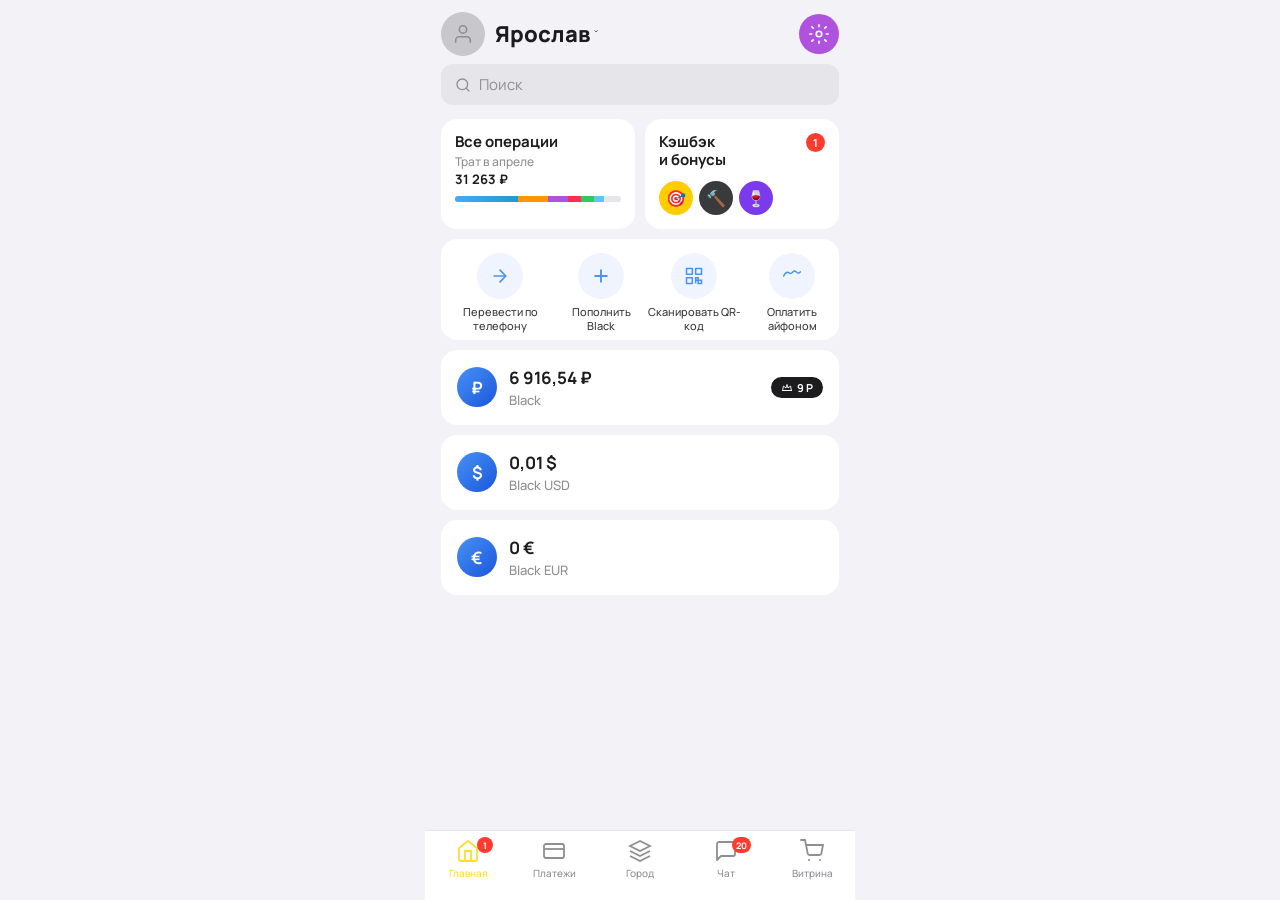
<file: index.html>
<!DOCTYPE html>
<html lang="ru">
<head>
<meta charset="UTF-8">
<meta name="viewport" content="width=device-width, initial-scale=1.0">
<meta name="theme-color" content="#1c1c1e">
<meta name="apple-mobile-web-app-capable" content="yes">
<meta name="apple-mobile-web-app-status-bar-style" content="black-translucent">
<meta name="apple-mobile-web-app-title" content="Переводы">
<title>Т-Банк Переводы</title>
<link rel="preconnect" href="https://fonts.googleapis.com">
<link rel="preconnect" href="https://fonts.gstatic.com" crossorigin>
<link href="https://fonts.googleapis.com/css2?family=Manrope:wght@400;500;600;700;800&display=swap" rel="stylesheet">
<link rel="stylesheet" href="assets/app.css">
</head>
<body>
<div id="root"></div>
<script src="assets/app.js"></script>
</body>
</html>
</file>
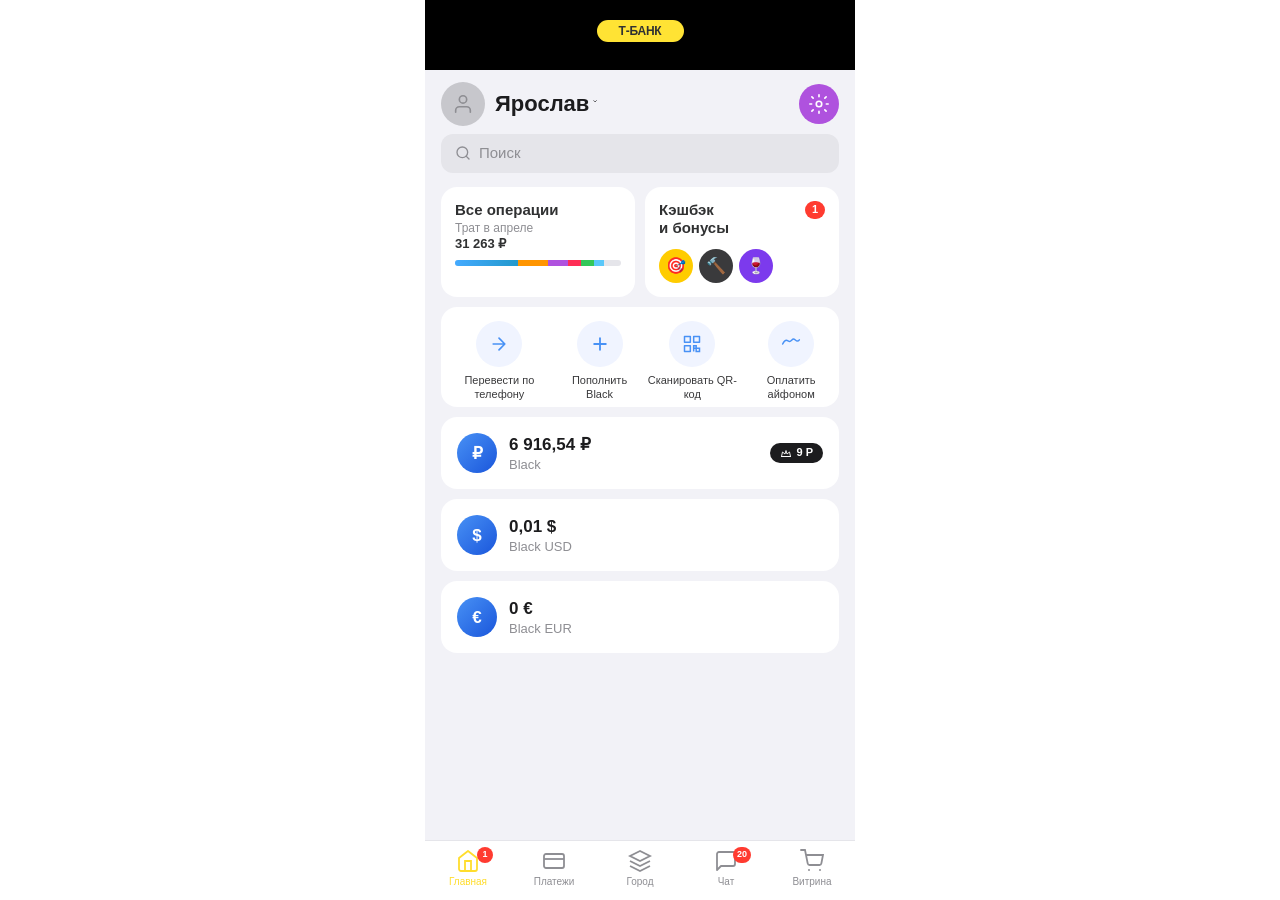
<file: mobile-demo/index.html>
<!DOCTYPE html>
<html lang="ru">
<head>
<meta charset="UTF-8">
<meta name="viewport" content="width=device-width, initial-scale=1.0, viewport-fit=cover">
<meta name="theme-color" content="#000000">
<meta name="apple-mobile-web-app-capable" content="yes">
<meta name="apple-mobile-web-app-status-bar-style" content="black-translucent">
<meta name="apple-mobile-web-app-title" content="Переводы">
<meta name="description" content="Учебный интерфейс переводов. Все операции демонстрационные, реальные платежи не выполняются.">
<title>Переводы — демоприложение</title>
<link rel="icon" href="assets/transfer-mark.svg" type="image/svg+xml">
<link rel="stylesheet" href="assets/app.css">
<link rel="stylesheet" href="assets/reference.css?v=20261018-sbp-mark">
</head>
<body>
<div id="root"></div>
<div id="announcements" class="sr-only" aria-live="polite" aria-atomic="true"></div>
<script src="assets/app.js?v=20261018-sbp-mark"></script>
</body>
</html>
</file>
<file: assets/app.css>
*,*:before,*:after{box-sizing:border-box;margin:0;padding:0;-webkit-tap-highlight-color:transparent}html,body{height:100%;background:#f2f2f7}body{font-family:Manrope,-apple-system,BlinkMacSystemFont,sans-serif;color:#1c1c1e;-webkit-font-smoothing:antialiased}#root{min-height:100%;display:flex;justify-content:center;align-items:flex-start;background:#f2f2f7}button{cursor:pointer;border:none;outline:none;font-family:inherit}input{font-family:inherit;outline:none}._bar_12kgh_1{display:none}._dark_12kgh_5{background:#1c1c1e}._time_12kgh_9{font-weight:700;font-size:15px;color:#000}._dark_12kgh_5 ._time_12kgh_9{color:#fff}._logo_12kgh_16{background:#ffdd2d;border-radius:20px;padding:5px 14px;font-weight:800;font-size:13px;letter-spacing:.5px;color:#000}._icons_12kgh_26{display:flex;align-items:center;gap:6px}._battery_12kgh_32{font-size:13px;font-weight:600}._nav_1h6e9_1{display:flex;background:#fff;border-top:1px solid #e5e5ea;flex-shrink:0;padding:8px 0 20px;position:fixed;bottom:0;left:50%;transform:translate(-50%);width:100%;max-width:430px;z-index:50}._dark_1h6e9_16{background:#1c1c1e;border-top-color:#2c2c2e}._item_1h6e9_21{flex:1;display:flex;flex-direction:column;align-items:center;gap:3px;position:relative}._item_1h6e9_21 span{font-size:10px;font-weight:500}._badge_1h6e9_35{position:absolute;top:-2px;right:18px;background:#ff3b30;color:#fff!important;font-size:9px!important;font-weight:700!important;border-radius:8px;min-width:16px;height:16px;display:flex;align-items:center;justify-content:center;padding:0 4px}._screen_riypy_1{flex:1;display:flex;flex-direction:column;background:#f2f2f7;width:100%;max-width:430px;min-height:100dvh}._content_riypy_11{flex:1;overflow-y:auto;overflow-x:hidden;padding-bottom:80px}._content_riypy_11::-webkit-scrollbar{display:none}._userRow_riypy_20{display:flex;justify-content:space-between;align-items:center;padding:12px 16px 8px}._userLeft_riypy_27{display:flex;align-items:center;gap:10px}._userAvatar_riypy_33{width:44px;height:44px;border-radius:22px;background:#c7c7cc;display:flex;align-items:center;justify-content:center;overflow:hidden}._userName_riypy_44{display:flex;align-items:center;gap:4px;font-size:22px;font-weight:800;color:#1c1c1e}._settingsBtn_riypy_53{width:40px;height:40px;border-radius:20px;background:#af52de;display:flex;align-items:center;justify-content:center}._search_riypy_64{margin:0 16px 14px;background:#e5e5ea;border-radius:12px;padding:10px 14px;display:flex;align-items:center;gap:8px;color:#8e8e93;font-size:15px}._widgetGrid_riypy_77{display:grid;grid-template-columns:1fr 1fr;gap:10px;margin:0 16px 10px}._widget_riypy_77{background:#fff;border-radius:16px;padding:14px;cursor:pointer}._widgetTitle_riypy_91{font-weight:700;font-size:15px;margin-bottom:2px;white-space:pre-line;line-height:1.2}._widgetSub_riypy_99{font-size:12px;color:#8e8e93;font-weight:500}._widgetAmount_riypy_105{font-size:13px;font-weight:700;margin-bottom:2px}._widgetRow_riypy_111{display:flex;justify-content:space-between;align-items:flex-start;margin-bottom:10px}._widgetBadge_riypy_118{background:#ff3b30;color:#fff;font-size:11px;font-weight:700;border-radius:10px;padding:2px 7px;flex-shrink:0}._cashbackIcons_riypy_128{display:flex;gap:6px}._cashbackCircle_riypy_133{width:34px;height:34px;border-radius:17px;display:flex;align-items:center;justify-content:center;font-size:16px}._quickCard_riypy_144{background:#fff;border-radius:16px;margin:0 16px 10px;padding:14px 0 6px}._quickRow_riypy_151{display:flex;justify-content:space-around}._quickItem_riypy_156{display:flex;flex-direction:column;align-items:center;gap:6px;cursor:pointer;padding:0 4px}._quickIcon_riypy_165{width:46px;height:46px;border-radius:23px;background:#f0f4ff;display:flex;align-items:center;justify-content:center}._quickLabel_riypy_175{font-size:11px;color:#3a3a3c;text-align:center;font-weight:500;line-height:1.3}._accountCard_riypy_184{background:#fff;border-radius:16px;padding:16px;margin:0 16px 10px;display:flex;align-items:center;justify-content:space-between;cursor:pointer}._accountLeft_riypy_195{display:flex;align-items:center;gap:12px}._accountAvatar_riypy_201{width:40px;height:40px;border-radius:20px;background:linear-gradient(135deg,#4891f5,#1a56db);display:flex;align-items:center;justify-content:center;flex-shrink:0}._accountAvatar_riypy_201 span{color:#fff;font-size:17px;font-weight:700}._accountInfo_riypy_218{display:flex;flex-direction:column;gap:2px}._accountAmount_riypy_220{font-size:17px;font-weight:700;color:#1c1c1e}._accountName_riypy_226{font-size:13px;color:#8e8e93;font-weight:500}._accountBadge_riypy_232{background:#1c1c1e;border-radius:12px;padding:3px 10px;display:flex;align-items:center;gap:4px}._accountBadge_riypy_232 span{color:#fff;font-size:11px;font-weight:700}._screen_91i3e_1{flex:1;display:flex;flex-direction:column;background:#f2f2f7;width:100%;max-width:430px;min-height:100dvh}._darkHeader_91i3e_11{background:#1c1c1e;flex-shrink:0}._headerRow_91i3e_16{display:flex;justify-content:space-between;align-items:center;padding:4px 16px 0}._backBtn_91i3e_23{background:none;padding:8px 8px 8px 0;display:flex;align-items:center}._headerTitle_91i3e_30{font-size:15px;font-weight:700;color:#fff}._headerRight_91i3e_36{width:40px;height:40px;display:flex;align-items:center;justify-content:center}._balanceArea_91i3e_44{padding:16px 20px 20px}._balanceName_91i3e_48{display:flex;align-items:center;gap:8px;color:#fff;font-size:17px;font-weight:700;margin-bottom:4px}._balanceAmount_91i3e_58{color:#fff;font-size:34px;font-weight:800;margin-bottom:18px}._cardRow_91i3e_65{display:flex;align-items:center;gap:10px}._cardChip_91i3e_71{background:linear-gradient(135deg,#2c2c2e,#1c1c1e);border-radius:8px;padding:6px 10px;display:inline-flex;align-items:center;gap:6px}._cardNum_91i3e_80{color:#fff;font-size:11px;font-weight:600;letter-spacing:1px}._cardMir_91i3e_87{color:#fff;font-size:9px;opacity:.6;font-weight:700}._content_91i3e_94{flex:1;overflow-y:auto;overflow-x:hidden;padding-top:10px;padding-bottom:80px}._content_91i3e_94::-webkit-scrollbar{display:none}._card_91i3e_65{background:#fff;border-radius:16px;padding:16px;margin:0 16px 10px}._actionsCard_91i3e_110{background:#fff;border-radius:16px;margin:0 16px 10px;overflow:hidden}._actionRow_91i3e_117{display:flex}._actionItem_91i3e_121{flex:1;display:flex;flex-direction:column;align-items:center;gap:6px;padding:14px 8px}._actionDivider_91i3e_130{width:1px;background:#f2f2f7;margin:12px 0}._actionIcon_91i3e_136{width:38px;height:38px;border-radius:19px;display:flex;align-items:center;justify-content:center}._actionLabel_91i3e_145{font-size:12px;font-weight:600;text-align:center;white-space:pre-line;line-height:1.3}._miniGrid_91i3e_153{display:grid;grid-template-columns:1fr 1fr;gap:10px;margin:0 16px 10px}._miniCard_91i3e_160{background:#f2f2f7;border-radius:14px;padding:14px;cursor:pointer}._miniTitle_91i3e_167{font-weight:700;font-size:14px;margin-bottom:3px;white-space:pre-line;line-height:1.3}._miniSub_91i3e_175{font-size:12px;color:#8e8e93}._miniAmount_91i3e_180{font-size:13px;font-weight:700;margin-bottom:4px}._autopayRow_91i3e_186{display:flex;justify-content:space-between;align-items:center}._cardTitle_91i3e_192{font-weight:700;font-size:16px;margin-bottom:2px}._cardSub_91i3e_198{font-size:12px;color:#8e8e93}._btnYellow_91i3e_203{background:#ffdd2d;border-radius:20px;padding:8px 18px;font-weight:700;font-size:14px}._sectionHeader_91i3e_211{display:flex;justify-content:space-between;align-items:center;padding:8px 16px 6px;margin-top:4px}._sectionTitle_91i3e_219{font-size:18px;font-weight:700}._sectionLink_91i3e_224{color:#4891f5;font-size:14px;font-weight:600}._bonusScroll_91i3e_230{display:flex;gap:10px;padding:0 16px 4px;overflow-x:auto;scrollbar-width:none}._bonusScroll_91i3e_230::-webkit-scrollbar{display:none}._bonusCard_91i3e_239{background:#fff;border-radius:14px;padding:12px;flex-shrink:0;width:140px}._bonusBadge_91i3e_247{background:#ff3b30;color:#fff;font-size:10px;font-weight:700;border-radius:8px;padding:1px 6px;display:inline-block;margin-bottom:4px}._bonusTitle_91i3e_258{font-size:12px;font-weight:700;white-space:pre-line;margin-bottom:8px;line-height:1.3}._bonusCircles_91i3e_266{display:flex;gap:4px}._bonusCircle_91i3e_266{width:26px;height:26px;border-radius:13px}._requisiteRow_91i3e_277{display:flex;justify-content:space-between;align-items:center}._detailsList_91i3e_283{background:#fff;border-radius:16px;margin:0 16px 10px;overflow:hidden}._detailItem_91i3e_290{display:flex;justify-content:space-between;align-items:center;padding:14px 16px;cursor:pointer}._screen_15ho2_1{flex:1;display:flex;flex-direction:column;background:#fff;width:100%;max-width:430px;min-height:100dvh;position:relative}._header_15ho2_12{display:flex;justify-content:space-between;align-items:center;padding:4px 16px 10px;flex-shrink:0;background:#fff}._closeBtn_15ho2_21{color:#4891f5;font-size:15px;font-weight:600;cursor:pointer}._headerTitle_15ho2_28{font-size:17px;font-weight:700;color:#1c1c1e}._content_15ho2_34{flex:1;overflow-y:auto;overflow-x:hidden;padding-bottom:80px}._content_15ho2_34::-webkit-scrollbar{display:none}._search_15ho2_42{margin:0 16px 12px;background:#f2f2f7;border-radius:12px;padding:10px 14px;display:flex;align-items:center;gap:8px;color:#8e8e93;font-size:15px}._filters_15ho2_54{display:flex;gap:8px;padding:0 16px 14px;overflow-x:auto;scrollbar-width:none}._filters_15ho2_54::-webkit-scrollbar{display:none}._filterYellow_15ho2_63{background:#ffdd2d;border-radius:20px;padding:6px 14px;font-size:13px;font-weight:600;white-space:nowrap;cursor:pointer;flex-shrink:0}._filterGray_15ho2_74{background:#f2f2f7;border-radius:20px;padding:6px 14px;font-size:13px;font-weight:600;white-space:nowrap;cursor:pointer;flex-shrink:0}._summaryGrid_15ho2_85{display:grid;grid-template-columns:1fr 1fr;gap:10px;margin:0 16px 14px}._summaryCard_15ho2_92{background:#f2f2f7;border-radius:14px;padding:14px}._summaryAmount_15ho2_98{font-size:18px;font-weight:800;color:#1c1c1e}._summarySub_15ho2_104{font-size:13px;color:#8e8e93;margin-top:2px}._promo_15ho2_110{margin:0 16px 16px;background:#eef3fe;border-radius:14px;padding:12px 14px;display:flex;align-items:center;gap:10px}._promoIcon_15ho2_120{width:32px;height:32px;border-radius:16px;background:#4891f5;display:flex;align-items:center;justify-content:center;flex-shrink:0}._promoTitle_15ho2_131{color:#4891f5;font-size:13px;font-weight:700}._promoSub_15ho2_137{font-size:11px;color:#8e8e93}._dateHeader_15ho2_142{display:flex;justify-content:space-between;align-items:center;padding:4px 16px 8px;margin-top:10px}._dateLabel_15ho2_150{font-size:17px;font-weight:700;color:#1c1c1e}._dateTotal_15ho2_156{font-size:14px;color:#8e8e93}._opItem_15ho2_161{display:flex;align-items:center;gap:12px;padding:12px 16px;background:#fff;cursor:pointer;border-bottom:1px solid #f2f2f7}._opItem_15ho2_161:active{background:#f9f9f9}._opAvatar_15ho2_172{width:44px;height:44px;border-radius:22px;display:flex;align-items:center;justify-content:center;flex-shrink:0;overflow:hidden}._opLetter_15ho2_183{font-size:18px;font-weight:700;color:#fff}._opInfo_15ho2_189{flex:1;min-width:0}._opRow_15ho2_194{display:flex;justify-content:space-between;align-items:flex-start}._opName_15ho2_200{font-size:15px;font-weight:600;color:#1c1c1e;white-space:nowrap;overflow:hidden;text-overflow:ellipsis;max-width:180px}._opAmount_15ho2_210{font-size:15px;font-weight:700;flex-shrink:0;margin-left:8px}._opCategory_15ho2_217,._opSub_15ho2_223{font-size:12px;color:#8e8e93;margin-top:1px}._fab_15ho2_229{position:fixed;bottom:80px;right:calc(50% - 199px);width:52px;height:52px;border-radius:26px;background:#ffdd2d;display:flex;align-items:center;justify-content:center;box-shadow:0 4px 16px #00000026}._fab_15ho2_229:active{transform:scale(.95)}@media(max-width:430px){._fab_15ho2_229{right:16px}}._screen_55ji0_1{flex:1;display:flex;flex-direction:column;background:#fff;width:100%;max-width:430px;min-height:100dvh;position:relative}._topBar_55ji0_12{display:flex;justify-content:space-between;align-items:center;padding:8px 20px 14px;flex-shrink:0}._dateText_55ji0_20{font-size:14px;font-weight:500;color:#8e8e93}._topActions_55ji0_26{display:flex;align-items:center;gap:4px}._deleteBtn_55ji0_32,._closeBtn_55ji0_32{background:none;padding:4px 6px;display:flex;align-items:center}._content_55ji0_39{flex:1;overflow-y:auto;overflow-x:hidden;padding-bottom:80px}._content_55ji0_39::-webkit-scrollbar{display:none}._hero_55ji0_48{display:flex;flex-direction:column;align-items:center;padding:0 20px 20px;gap:8px}._heroLogo_55ji0_56{width:72px;height:72px;border-radius:36px;overflow:hidden;margin-bottom:6px}._heroName_55ji0_64{font-size:17px;font-weight:700;color:#1c1c1e}._heroBadges_55ji0_70{display:flex;align-items:center;gap:8px}._badge_55ji0_76{background:#f0f4ff;border-radius:12px;padding:4px 12px;display:flex;align-items:center;gap:4px}._badgeText_55ji0_85{font-size:13px;font-weight:600;color:#393939}._editBadge_55ji0_91{width:26px;height:26px;border-radius:13px;background:#f2f2f7;display:flex;align-items:center;justify-content:center}._heroAmount_55ji0_101{font-size:36px;font-weight:800;letter-spacing:-.5px}._quickActions_55ji0_108{display:flex;gap:8px;padding:0 16px 20px;overflow-x:auto;scrollbar-width:none}._quickActions_55ji0_108::-webkit-scrollbar{display:none}._quickItem_55ji0_117{flex:1;background:#f2f2f7;border-radius:14px;padding:12px 8px;display:flex;flex-direction:column;align-items:center;gap:6px;cursor:pointer;min-width:80px}._quickLabel_55ji0_130{font-size:11px;font-weight:600;color:#3a3a3c;text-align:center}._card_55ji0_138{background:#fff;border-radius:16px;padding:16px;margin:0 16px;border:1px solid #f2f2f7}._cardHeader_55ji0_146{display:flex;justify-content:space-between;align-items:center;margin-bottom:12px}._cardTitle_55ji0_153{font-size:17px;font-weight:700;color:#1c1c1e}._cardLink_55ji0_159{font-size:15px;color:#4891f5;font-weight:600;cursor:pointer}._accountRow_55ji0_167{display:flex;align-items:center;justify-content:space-between;padding:10px 0;border-top:1px solid #f2f2f7}._accountIcon_55ji0_175{width:36px;height:36px;border-radius:18px;background:linear-gradient(135deg,#4891f5,#1a56db);display:flex;align-items:center;justify-content:center}._accountInfo_55ji0_185{flex:1;margin-left:10px}._accountName_55ji0_190{font-size:15px;font-weight:600;color:#1c1c1e}._accountSub_55ji0_196{font-size:12px;color:#8e8e93}._detailRow_55ji0_202{display:flex;justify-content:space-between;align-items:center;padding:8px 0;border-top:1px solid #f2f2f7}._detailLabel_55ji0_210{font-size:14px;color:#8e8e93}._detailValue_55ji0_215{font-size:14px;color:#1c1c1e;text-align:right}._overlay_55ji0_222{position:fixed;top:0;right:0;bottom:0;left:0;background:#0006;z-index:100;animation:_fadeIn_55ji0_1 .2s ease}@keyframes _fadeIn_55ji0_1{0%{opacity:0}to{opacity:1}}._sheet_55ji0_235{position:fixed;bottom:0;left:50%;transform:translate(-50%);width:100%;max-width:430px;background:#fff;border-radius:24px 24px 0 0;padding:12px 24px 40px;z-index:101;display:flex;flex-direction:column;align-items:center;gap:12px;animation:_slideUp_55ji0_1 .28s cubic-bezier(.32,.72,0,1)}@keyframes _slideUp_55ji0_1{0%{transform:translate(-50%) translateY(100%)}to{transform:translate(-50%) translateY(0)}}._sheetHandle_55ji0_258{width:36px;height:4px;background:#e5e5ea;border-radius:2px;margin-bottom:4px}._sheetIcon_55ji0_266{width:60px;height:60px;background:#ff3b301a;border-radius:50%;display:flex;align-items:center;justify-content:center;margin:4px 0}._sheetTitle_55ji0_277{font-size:20px;font-weight:700;color:#1c1c1e}._sheetSub_55ji0_283{font-size:14px;color:#8e8e93;text-align:center;line-height:1.5;padding:0 8px}._sheetName_55ji0_291{color:#1c1c1e;font-weight:500}._sheetBtns_55ji0_296{display:grid;grid-template-columns:1fr 1fr;gap:10px;width:100%;margin-top:8px}._sheetCancel_55ji0_304{background:#f2f2f7;border-radius:14px;padding:16px;font-size:16px;font-weight:600;color:#1c1c1e}._sheetConfirm_55ji0_313{background:#ff3b30;border-radius:14px;padding:16px;font-size:16px;font-weight:600;color:#fff}._screen_1t5vl_1{flex:1;display:flex;flex-direction:column;background:#f2f2f7;width:100%;max-width:430px;min-height:100dvh}._header_1t5vl_11{display:flex;align-items:center;justify-content:space-between;padding:4px 16px 10px;flex-shrink:0}._backBtn_1t5vl_19{background:none;padding:6px 6px 6px 0;display:flex;align-items:center}._headerTitle_1t5vl_26{font-size:17px;font-weight:700;color:#1c1c1e}._body_1t5vl_32{flex:1;overflow-y:auto;padding:0 16px 16px;display:flex;flex-direction:column;gap:10px}._body_1t5vl_32::-webkit-scrollbar{display:none}._amountCard_1t5vl_43{background:#fff;border-radius:16px;padding:20px 20px 16px;display:flex;flex-direction:column;align-items:center}._amountWrap_1t5vl_52{display:flex;align-items:center;justify-content:center;gap:6px}._amountInput_1t5vl_59{background:none;border:none;font-size:48px;font-weight:800;color:#1c1c1e;text-align:right;width:180px;caret-color:#4891f5;font-family:inherit}._amountInput_1t5vl_59::placeholder{color:#c7c7cc}._currency_1t5vl_72{font-size:36px;font-weight:700;color:#8e8e93;line-height:1}._fieldCard_1t5vl_80{background:#fff;border-radius:16px;padding:0 16px;overflow:hidden}._fieldRow_1t5vl_87{display:flex;flex-direction:column;padding:12px 0;border-bottom:1px solid #f2f2f7}._fieldRow_1t5vl_87:last-child{border-bottom:none}._label_1t5vl_95{font-size:12px;color:#8e8e93;font-weight:500;margin-bottom:4px}._input_1t5vl_102{background:none;border:none;border-bottom:1.5px solid #4891f5;padding:4px 0 6px;font-size:16px;color:#1c1c1e;font-family:inherit;width:100%}._input_1t5vl_102::placeholder{color:#c7c7cc}._input_1t5vl_102:focus{outline:none;border-bottom-color:#1a56db}._accountCard_1t5vl_116{background:#fff;border-radius:16px;padding:14px 16px;display:flex;align-items:center;gap:12px}._accountCardLabel_1t5vl_125{font-size:12px;color:#8e8e93;margin-bottom:10px;padding:0 16px;font-weight:500}._accountIcon_1t5vl_133{width:36px;height:36px;border-radius:18px;background:linear-gradient(135deg,#4891f5,#1a56db);display:flex;align-items:center;justify-content:center;flex-shrink:0}._accountInfo_1t5vl_144{flex:1}._accountName_1t5vl_148{font-size:15px;font-weight:600;color:#1c1c1e}._accountBalance_1t5vl_154{font-size:12px;color:#8e8e93}._error_1t5vl_159{font-size:13px;color:#ff3b30;text-align:center;padding:4px 0}._footer_1t5vl_167{padding:12px 16px 16px;margin-bottom:72px;flex-shrink:0}._submitBtn_1t5vl_173{width:100%;border-radius:16px;padding:17px;font-size:17px;font-weight:700;color:#1c1c1e;transition:opacity .2s,transform .15s;font-family:inherit}._submitBtnActive_1t5vl_184{background:#ffdd2d}._submitBtnDisabled_1t5vl_188{background:#e5e5ea;color:#8e8e93}._submitBtn_1t5vl_173:not(:disabled):active{transform:scale(.97)}._screen_cjsg3_1{flex:1;display:flex;flex-direction:column;background:#f2f2f7;width:100%;max-width:430px;min-height:100dvh}._header_cjsg3_11{display:flex;align-items:center;justify-content:space-between;padding:4px 16px 10px;flex-shrink:0;background:#f2f2f7}._closeBtn_cjsg3_20{color:#4891f5;font-size:15px;font-weight:600;cursor:pointer;padding:6px 0}._headerTitle_cjsg3_28{font-size:17px;font-weight:700;color:#1c1c1e}._shareBtn_cjsg3_34{background:none;padding:4px;display:flex;align-items:center}._scroll_cjsg3_41{flex:1;overflow-y:auto;padding:0 16px 80px}._scroll_cjsg3_41::-webkit-scrollbar{display:none}._card_cjsg3_48{background:#fff;border-radius:20px;padding:24px 20px;display:flex;flex-direction:column;align-items:center}._logoWrap_cjsg3_57{margin-bottom:12px}._logoImg_cjsg3_61{width:52px;height:52px;border-radius:26px;object-fit:cover}._datetime_cjsg3_68{font-size:13px;color:#8e8e93;margin-bottom:8px}._totalRow_cjsg3_74{display:flex;justify-content:space-between;align-items:baseline;width:100%;margin-bottom:16px}._totalLabel_cjsg3_82,._totalAmount_cjsg3_88{font-size:22px;font-weight:700;color:#1c1c1e}._divider_cjsg3_94{height:1.5px;background:#ffdd2d;width:100%;margin:0 0 16px}._table_cjsg3_102{width:100%;display:flex;flex-direction:column;gap:12px;margin-bottom:20px}._tableRow_cjsg3_110{display:flex;justify-content:space-between;align-items:flex-start;gap:12px}._tLabel_cjsg3_117{font-size:14px;color:#8e8e93;font-weight:400;flex-shrink:0}._tValue_cjsg3_124{font-size:14px;color:#1c1c1e;font-weight:400;text-align:right}._stampWrap_cjsg3_132{width:100%;display:flex;justify-content:center;margin-bottom:16px}._stampImg_cjsg3_139{width:75%;mix-blend-mode:multiply;opacity:.92;border-radius:4px}._footer_cjsg3_147{width:100%;display:flex;flex-direction:column;gap:5px;padding-top:4px}._footerReceipt_cjsg3_155{font-size:13px;color:#1c1c1e}._footerNote_cjsg3_160{font-size:12px;color:#8e8e93;line-height:1.4}._footerSupport_cjsg3_166{font-size:12px;color:#8e8e93}._footerLink_cjsg3_171{color:#4891f5}._screen_1vfp6_1{flex:1;display:flex;flex-direction:column;background:#f2f2f7;width:100%;max-width:430px;min-height:100dvh}._header_1vfp6_11{display:flex;align-items:center;justify-content:space-between;padding:4px 16px 10px;flex-shrink:0}._backBtn_1vfp6_19{background:none;padding:6px 6px 6px 0;display:flex;align-items:center}._headerTitle_1vfp6_26{font-size:17px;font-weight:700;color:#1c1c1e}._scroll_1vfp6_32{flex:1;overflow-y:auto;padding:4px 16px 8px;display:flex;flex-direction:column;gap:8px}._scroll_1vfp6_32::-webkit-scrollbar{display:none}._section_1vfp6_43{display:flex;flex-direction:column;gap:6px;margin-top:6px}._sectionRow_1vfp6_50{display:flex;align-items:center;justify-content:space-between}._sectionTitle_1vfp6_56{font-size:13px;font-weight:600;color:#8e8e93;text-transform:uppercase;letter-spacing:.5px;padding-left:4px}._card_1vfp6_66{background:#fff;border-radius:16px;padding:16px;display:flex;flex-direction:column;gap:12px}._fieldLabel_1vfp6_76{font-size:12px;color:#8e8e93;font-weight:500;margin-bottom:2px;display:block}._input_1vfp6_84{width:100%;background:#f2f2f7;border:1.5px solid transparent;border-radius:10px;padding:11px 14px;font-size:15px;color:#1c1c1e;font-family:inherit;transition:border-color .2s}._input_1vfp6_84::placeholder{color:#c7c7cc}._input_1vfp6_84:focus{border-color:#4891f5;outline:none}._row_1vfp6_99{display:grid;grid-template-columns:1fr 1fr;gap:10px}._halfField_1vfp6_105{display:flex;flex-direction:column;gap:4px}._statsPreview_1vfp6_112{display:grid;grid-template-columns:1fr 1fr;gap:8px;margin-top:4px}._statPill_1vfp6_119{background:#f2f2f7;border-radius:10px;padding:10px 12px;display:flex;flex-direction:column;gap:2px}._statPillVal_1vfp6_128{font-size:14px;font-weight:700;color:#1c1c1e}._statPillLabel_1vfp6_134{font-size:11px;color:#8e8e93}._randomBtn_1vfp6_140{display:flex;align-items:center;gap:6px;background:#fff;border-radius:20px;padding:6px 12px;font-size:13px;color:#1c1c1e;font-weight:600;border:1px solid #e5e5ea;font-family:inherit;transition:opacity .15s}._randomBtn_1vfp6_140:active{opacity:.7}._toggleRow_1vfp6_157{display:flex;align-items:center;justify-content:space-between;gap:12px}._toggleInfo_1vfp6_164{display:flex;flex-direction:column;gap:3px;flex:1}._toggleLabel_1vfp6_171{font-size:15px;color:#1c1c1e;font-weight:500}._toggleSub_1vfp6_177{font-size:12px;color:#8e8e93;line-height:1.4}._toggle_1vfp6_157{width:51px;height:31px;border-radius:16px;background:#e5e5ea;position:relative;flex-shrink:0;transition:background .25s;border:none;cursor:pointer}._toggleOn_1vfp6_195{background:#30d158}._toggleThumb_1vfp6_199{position:absolute;top:2px;left:2px;width:27px;height:27px;border-radius:50%;background:#fff;box-shadow:0 2px 6px #0003;transition:transform .25s}._toggleOn_1vfp6_195 ._toggleThumb_1vfp6_199{transform:translate(20px)}._footer_1vfp6_216{padding:12px 16px 16px;margin-bottom:72px;flex-shrink:0}._saveBtn_1vfp6_222{width:100%;background:#ffdd2d;border-radius:16px;padding:17px;font-size:17px;font-weight:700;color:#1c1c1e;font-family:inherit;transition:background .3s,transform .15s}._saveBtn_1vfp6_222:active{transform:scale(.97)}._saveBtnDone_1vfp6_235{background:#30d158;color:#fff}
</file>
<file: mobile-demo/assets/app.css>
*,*:before,*:after{box-sizing:border-box;margin:0;padding:0;-webkit-tap-highlight-color:transparent}html,body{height:100%;background:#f2f2f7}body{font-family:Manrope,-apple-system,BlinkMacSystemFont,sans-serif;color:#1c1c1e;-webkit-font-smoothing:antialiased}#root{min-height:100%;display:flex;justify-content:center;align-items:flex-start;background:#f2f2f7}button{cursor:pointer;border:none;outline:none;font-family:inherit}input{font-family:inherit;outline:none}._bar_12kgh_1{display:none}._dark_12kgh_5{background:#1c1c1e}._time_12kgh_9{font-weight:700;font-size:15px;color:#000}._dark_12kgh_5 ._time_12kgh_9{color:#fff}._logo_12kgh_16{background:#ffdd2d;border-radius:20px;padding:5px 14px;font-weight:800;font-size:13px;letter-spacing:.5px;color:#000}._icons_12kgh_26{display:flex;align-items:center;gap:6px}._battery_12kgh_32{font-size:13px;font-weight:600}._nav_1h6e9_1{display:flex;background:#fff;border-top:1px solid #e5e5ea;flex-shrink:0;padding:8px 0 20px;position:fixed;bottom:0;left:50%;transform:translate(-50%);width:100%;max-width:430px;z-index:50}._dark_1h6e9_16{background:#1c1c1e;border-top-color:#2c2c2e}._item_1h6e9_21{flex:1;display:flex;flex-direction:column;align-items:center;gap:3px;position:relative}._item_1h6e9_21 span{font-size:10px;font-weight:500}._badge_1h6e9_35{position:absolute;top:-2px;right:18px;background:#ff3b30;color:#fff!important;font-size:9px!important;font-weight:700!important;border-radius:8px;min-width:16px;height:16px;display:flex;align-items:center;justify-content:center;padding:0 4px}._screen_riypy_1{flex:1;display:flex;flex-direction:column;background:#f2f2f7;width:100%;max-width:430px;min-height:100dvh}._content_riypy_11{flex:1;overflow-y:auto;overflow-x:hidden;padding-bottom:80px}._content_riypy_11::-webkit-scrollbar{display:none}._userRow_riypy_20{display:flex;justify-content:space-between;align-items:center;padding:12px 16px 8px}._userLeft_riypy_27{display:flex;align-items:center;gap:10px}._userAvatar_riypy_33{width:44px;height:44px;border-radius:22px;background:#c7c7cc;display:flex;align-items:center;justify-content:center;overflow:hidden}._userName_riypy_44{display:flex;align-items:center;gap:4px;font-size:22px;font-weight:800;color:#1c1c1e}._settingsBtn_riypy_53{width:40px;height:40px;border-radius:20px;background:#af52de;display:flex;align-items:center;justify-content:center}._search_riypy_64{margin:0 16px 14px;background:#e5e5ea;border-radius:12px;padding:10px 14px;display:flex;align-items:center;gap:8px;color:#8e8e93;font-size:15px}._widgetGrid_riypy_77{display:grid;grid-template-columns:1fr 1fr;gap:10px;margin:0 16px 10px}._widget_riypy_77{background:#fff;border-radius:16px;padding:14px;cursor:pointer}._widgetTitle_riypy_91{font-weight:700;font-size:15px;margin-bottom:2px;white-space:pre-line;line-height:1.2}._widgetSub_riypy_99{font-size:12px;color:#8e8e93;font-weight:500}._widgetAmount_riypy_105{font-size:13px;font-weight:700;margin-bottom:2px}._widgetRow_riypy_111{display:flex;justify-content:space-between;align-items:flex-start;margin-bottom:10px}._widgetBadge_riypy_118{background:#ff3b30;color:#fff;font-size:11px;font-weight:700;border-radius:10px;padding:2px 7px;flex-shrink:0}._cashbackIcons_riypy_128{display:flex;gap:6px}._cashbackCircle_riypy_133{width:34px;height:34px;border-radius:17px;display:flex;align-items:center;justify-content:center;font-size:16px}._quickCard_riypy_144{background:#fff;border-radius:16px;margin:0 16px 10px;padding:14px 0 6px}._quickRow_riypy_151{display:flex;justify-content:space-around}._quickItem_riypy_156{display:flex;flex-direction:column;align-items:center;gap:6px;cursor:pointer;padding:0 4px}._quickIcon_riypy_165{width:46px;height:46px;border-radius:23px;background:#f0f4ff;display:flex;align-items:center;justify-content:center}._quickLabel_riypy_175{font-size:11px;color:#3a3a3c;text-align:center;font-weight:500;line-height:1.3}._accountCard_riypy_184{background:#fff;border-radius:16px;padding:16px;margin:0 16px 10px;display:flex;align-items:center;justify-content:space-between;cursor:pointer}._accountLeft_riypy_195{display:flex;align-items:center;gap:12px}._accountAvatar_riypy_201{width:40px;height:40px;border-radius:20px;background:linear-gradient(135deg,#4891f5,#1a56db);display:flex;align-items:center;justify-content:center;flex-shrink:0}._accountAvatar_riypy_201 span{color:#fff;font-size:17px;font-weight:700}._accountInfo_riypy_218{display:flex;flex-direction:column;gap:2px}._accountAmount_riypy_220{font-size:17px;font-weight:700;color:#1c1c1e}._accountName_riypy_226{font-size:13px;color:#8e8e93;font-weight:500}._accountBadge_riypy_232{background:#1c1c1e;border-radius:12px;padding:3px 10px;display:flex;align-items:center;gap:4px}._accountBadge_riypy_232 span{color:#fff;font-size:11px;font-weight:700}._screen_91i3e_1{flex:1;display:flex;flex-direction:column;background:#f2f2f7;width:100%;max-width:430px;min-height:100dvh}._darkHeader_91i3e_11{background:#1c1c1e;flex-shrink:0}._headerRow_91i3e_16{display:flex;justify-content:space-between;align-items:center;padding:4px 16px 0}._backBtn_91i3e_23{background:none;padding:8px 8px 8px 0;display:flex;align-items:center}._headerTitle_91i3e_30{font-size:15px;font-weight:700;color:#fff}._headerRight_91i3e_36{width:40px;height:40px;display:flex;align-items:center;justify-content:center}._balanceArea_91i3e_44{padding:16px 20px 20px}._balanceName_91i3e_48{display:flex;align-items:center;gap:8px;color:#fff;font-size:17px;font-weight:700;margin-bottom:4px}._balanceAmount_91i3e_58{color:#fff;font-size:34px;font-weight:800;margin-bottom:18px}._cardRow_91i3e_65{display:flex;align-items:center;gap:10px}._cardChip_91i3e_71{background:linear-gradient(135deg,#2c2c2e,#1c1c1e);border-radius:8px;padding:6px 10px;display:inline-flex;align-items:center;gap:6px}._cardNum_91i3e_80{color:#fff;font-size:11px;font-weight:600;letter-spacing:1px}._cardMir_91i3e_87{color:#fff;font-size:9px;opacity:.6;font-weight:700}._content_91i3e_94{flex:1;overflow-y:auto;overflow-x:hidden;padding-top:10px;padding-bottom:80px}._content_91i3e_94::-webkit-scrollbar{display:none}._card_91i3e_65{background:#fff;border-radius:16px;padding:16px;margin:0 16px 10px}._actionsCard_91i3e_110{background:#fff;border-radius:16px;margin:0 16px 10px;overflow:hidden}._actionRow_91i3e_117{display:flex}._actionItem_91i3e_121{flex:1;display:flex;flex-direction:column;align-items:center;gap:6px;padding:14px 8px}._actionDivider_91i3e_130{width:1px;background:#f2f2f7;margin:12px 0}._actionIcon_91i3e_136{width:38px;height:38px;border-radius:19px;display:flex;align-items:center;justify-content:center}._actionLabel_91i3e_145{font-size:12px;font-weight:600;text-align:center;white-space:pre-line;line-height:1.3}._miniGrid_91i3e_153{display:grid;grid-template-columns:1fr 1fr;gap:10px;margin:0 16px 10px}._miniCard_91i3e_160{background:#f2f2f7;border-radius:14px;padding:14px;cursor:pointer}._miniTitle_91i3e_167{font-weight:700;font-size:14px;margin-bottom:3px;white-space:pre-line;line-height:1.3}._miniSub_91i3e_175{font-size:12px;color:#8e8e93}._miniAmount_91i3e_180{font-size:13px;font-weight:700;margin-bottom:4px}._autopayRow_91i3e_186{display:flex;justify-content:space-between;align-items:center}._cardTitle_91i3e_192{font-weight:700;font-size:16px;margin-bottom:2px}._cardSub_91i3e_198{font-size:12px;color:#8e8e93}._btnYellow_91i3e_203{background:#ffdd2d;border-radius:20px;padding:8px 18px;font-weight:700;font-size:14px}._sectionHeader_91i3e_211{display:flex;justify-content:space-between;align-items:center;padding:8px 16px 6px;margin-top:4px}._sectionTitle_91i3e_219{font-size:18px;font-weight:700}._sectionLink_91i3e_224{color:#4891f5;font-size:14px;font-weight:600}._bonusScroll_91i3e_230{display:flex;gap:10px;padding:0 16px 4px;overflow-x:auto;scrollbar-width:none}._bonusScroll_91i3e_230::-webkit-scrollbar{display:none}._bonusCard_91i3e_239{background:#fff;border-radius:14px;padding:12px;flex-shrink:0;width:140px}._bonusBadge_91i3e_247{background:#ff3b30;color:#fff;font-size:10px;font-weight:700;border-radius:8px;padding:1px 6px;display:inline-block;margin-bottom:4px}._bonusTitle_91i3e_258{font-size:12px;font-weight:700;white-space:pre-line;margin-bottom:8px;line-height:1.3}._bonusCircles_91i3e_266{display:flex;gap:4px}._bonusCircle_91i3e_266{width:26px;height:26px;border-radius:13px}._requisiteRow_91i3e_277{display:flex;justify-content:space-between;align-items:center}._detailsList_91i3e_283{background:#fff;border-radius:16px;margin:0 16px 10px;overflow:hidden}._detailItem_91i3e_290{display:flex;justify-content:space-between;align-items:center;padding:14px 16px;cursor:pointer}._screen_15ho2_1{flex:1;display:flex;flex-direction:column;background:#fff;width:100%;max-width:430px;min-height:100dvh;position:relative}._header_15ho2_12{display:flex;justify-content:space-between;align-items:center;padding:4px 16px 10px;flex-shrink:0;background:#fff}._closeBtn_15ho2_21{color:#4891f5;font-size:15px;font-weight:600;cursor:pointer}._headerTitle_15ho2_28{font-size:17px;font-weight:700;color:#1c1c1e}._content_15ho2_34{flex:1;overflow-y:auto;overflow-x:hidden;padding-bottom:80px}._content_15ho2_34::-webkit-scrollbar{display:none}._search_15ho2_42{margin:0 16px 12px;background:#f2f2f7;border-radius:12px;padding:10px 14px;display:flex;align-items:center;gap:8px;color:#8e8e93;font-size:15px}._filters_15ho2_54{display:flex;gap:8px;padding:0 16px 14px;overflow-x:auto;scrollbar-width:none}._filters_15ho2_54::-webkit-scrollbar{display:none}._filterYellow_15ho2_63{background:#ffdd2d;border-radius:20px;padding:6px 14px;font-size:13px;font-weight:600;white-space:nowrap;cursor:pointer;flex-shrink:0}._filterGray_15ho2_74{background:#f2f2f7;border-radius:20px;padding:6px 14px;font-size:13px;font-weight:600;white-space:nowrap;cursor:pointer;flex-shrink:0}._summaryGrid_15ho2_85{display:grid;grid-template-columns:1fr 1fr;gap:10px;margin:0 16px 14px}._summaryCard_15ho2_92{background:#f2f2f7;border-radius:14px;padding:14px}._summaryAmount_15ho2_98{font-size:18px;font-weight:800;color:#1c1c1e}._summarySub_15ho2_104{font-size:13px;color:#8e8e93;margin-top:2px}._promo_15ho2_110{margin:0 16px 16px;background:#eef3fe;border-radius:14px;padding:12px 14px;display:flex;align-items:center;gap:10px}._promoIcon_15ho2_120{width:32px;height:32px;border-radius:16px;background:#4891f5;display:flex;align-items:center;justify-content:center;flex-shrink:0}._promoTitle_15ho2_131{color:#4891f5;font-size:13px;font-weight:700}._promoSub_15ho2_137{font-size:11px;color:#8e8e93}._dateHeader_15ho2_142{display:flex;justify-content:space-between;align-items:center;padding:4px 16px 8px;margin-top:10px}._dateLabel_15ho2_150{font-size:17px;font-weight:700;color:#1c1c1e}._dateTotal_15ho2_156{font-size:14px;color:#8e8e93}._opItem_15ho2_161{display:flex;align-items:center;gap:12px;padding:12px 16px;background:#fff;cursor:pointer;border-bottom:1px solid #f2f2f7}._opItem_15ho2_161:active{background:#f9f9f9}._opAvatar_15ho2_172{width:44px;height:44px;border-radius:22px;display:flex;align-items:center;justify-content:center;flex-shrink:0;overflow:hidden}._opLetter_15ho2_183{font-size:18px;font-weight:700;color:#fff}._opInfo_15ho2_189{flex:1;min-width:0}._opRow_15ho2_194{display:flex;justify-content:space-between;align-items:flex-start}._opName_15ho2_200{font-size:15px;font-weight:600;color:#1c1c1e;white-space:nowrap;overflow:hidden;text-overflow:ellipsis;max-width:180px}._opAmount_15ho2_210{font-size:15px;font-weight:700;flex-shrink:0;margin-left:8px}._opCategory_15ho2_217,._opSub_15ho2_223{font-size:12px;color:#8e8e93;margin-top:1px}._fab_15ho2_229{position:fixed;bottom:80px;right:calc(50% - 199px);width:52px;height:52px;border-radius:26px;background:#ffdd2d;display:flex;align-items:center;justify-content:center;box-shadow:0 4px 16px #00000026}._fab_15ho2_229:active{transform:scale(.95)}@media(max-width:430px){._fab_15ho2_229{right:16px}}._screen_55ji0_1{flex:1;display:flex;flex-direction:column;background:#fff;width:100%;max-width:430px;min-height:100dvh;position:relative}._topBar_55ji0_12{display:flex;justify-content:space-between;align-items:center;padding:8px 20px 14px;flex-shrink:0}._dateText_55ji0_20{font-size:14px;font-weight:500;color:#8e8e93}._topActions_55ji0_26{display:flex;align-items:center;gap:4px}._deleteBtn_55ji0_32,._closeBtn_55ji0_32{background:none;padding:4px 6px;display:flex;align-items:center}._content_55ji0_39{flex:1;overflow-y:auto;overflow-x:hidden;padding-bottom:80px}._content_55ji0_39::-webkit-scrollbar{display:none}._hero_55ji0_48{display:flex;flex-direction:column;align-items:center;padding:0 20px 20px;gap:8px}._heroLogo_55ji0_56{width:72px;height:72px;border-radius:36px;overflow:hidden;margin-bottom:6px}._heroName_55ji0_64{font-size:17px;font-weight:700;color:#1c1c1e}._heroBadges_55ji0_70{display:flex;align-items:center;gap:8px}._badge_55ji0_76{background:#f0f4ff;border-radius:12px;padding:4px 12px;display:flex;align-items:center;gap:4px}._badgeText_55ji0_85{font-size:13px;font-weight:600;color:#393939}._editBadge_55ji0_91{width:26px;height:26px;border-radius:13px;background:#f2f2f7;display:flex;align-items:center;justify-content:center}._heroAmount_55ji0_101{font-size:36px;font-weight:800;letter-spacing:-.5px}._quickActions_55ji0_108{display:flex;gap:8px;padding:0 16px 20px;overflow-x:auto;scrollbar-width:none}._quickActions_55ji0_108::-webkit-scrollbar{display:none}._quickItem_55ji0_117{flex:1;background:#f2f2f7;border-radius:14px;padding:12px 8px;display:flex;flex-direction:column;align-items:center;gap:6px;cursor:pointer;min-width:80px}._quickLabel_55ji0_130{font-size:11px;font-weight:600;color:#3a3a3c;text-align:center}._card_55ji0_138{background:#fff;border-radius:16px;padding:16px;margin:0 16px;border:1px solid #f2f2f7}._cardHeader_55ji0_146{display:flex;justify-content:space-between;align-items:center;margin-bottom:12px}._cardTitle_55ji0_153{font-size:17px;font-weight:700;color:#1c1c1e}._cardLink_55ji0_159{font-size:15px;color:#4891f5;font-weight:600;cursor:pointer}._accountRow_55ji0_167{display:flex;align-items:center;justify-content:space-between;padding:10px 0;border-top:1px solid #f2f2f7}._accountIcon_55ji0_175{width:36px;height:36px;border-radius:18px;background:linear-gradient(135deg,#4891f5,#1a56db);display:flex;align-items:center;justify-content:center}._accountInfo_55ji0_185{flex:1;margin-left:10px}._accountName_55ji0_190{font-size:15px;font-weight:600;color:#1c1c1e}._accountSub_55ji0_196{font-size:12px;color:#8e8e93}._detailRow_55ji0_202{display:flex;justify-content:space-between;align-items:center;padding:8px 0;border-top:1px solid #f2f2f7}._detailLabel_55ji0_210{font-size:14px;color:#8e8e93}._detailValue_55ji0_215{font-size:14px;color:#1c1c1e;text-align:right}._overlay_55ji0_222{position:fixed;top:0;right:0;bottom:0;left:0;background:#0006;z-index:100;animation:_fadeIn_55ji0_1 .2s ease}@keyframes _fadeIn_55ji0_1{0%{opacity:0}to{opacity:1}}._sheet_55ji0_235{position:fixed;bottom:0;left:50%;transform:translate(-50%);width:100%;max-width:430px;background:#fff;border-radius:24px 24px 0 0;padding:12px 24px 40px;z-index:101;display:flex;flex-direction:column;align-items:center;gap:12px;animation:_slideUp_55ji0_1 .28s cubic-bezier(.32,.72,0,1)}@keyframes _slideUp_55ji0_1{0%{transform:translate(-50%) translateY(100%)}to{transform:translate(-50%) translateY(0)}}._sheetHandle_55ji0_258{width:36px;height:4px;background:#e5e5ea;border-radius:2px;margin-bottom:4px}._sheetIcon_55ji0_266{width:60px;height:60px;background:#ff3b301a;border-radius:50%;display:flex;align-items:center;justify-content:center;margin:4px 0}._sheetTitle_55ji0_277{font-size:20px;font-weight:700;color:#1c1c1e}._sheetSub_55ji0_283{font-size:14px;color:#8e8e93;text-align:center;line-height:1.5;padding:0 8px}._sheetName_55ji0_291{color:#1c1c1e;font-weight:500}._sheetBtns_55ji0_296{display:grid;grid-template-columns:1fr 1fr;gap:10px;width:100%;margin-top:8px}._sheetCancel_55ji0_304{background:#f2f2f7;border-radius:14px;padding:16px;font-size:16px;font-weight:600;color:#1c1c1e}._sheetConfirm_55ji0_313{background:#ff3b30;border-radius:14px;padding:16px;font-size:16px;font-weight:600;color:#fff}._screen_1t5vl_1{flex:1;display:flex;flex-direction:column;background:#f2f2f7;width:100%;max-width:430px;min-height:100dvh}._header_1t5vl_11{display:flex;align-items:center;justify-content:space-between;padding:4px 16px 10px;flex-shrink:0}._backBtn_1t5vl_19{background:none;padding:6px 6px 6px 0;display:flex;align-items:center}._headerTitle_1t5vl_26{font-size:17px;font-weight:700;color:#1c1c1e}._body_1t5vl_32{flex:1;overflow-y:auto;padding:0 16px 16px;display:flex;flex-direction:column;gap:10px}._body_1t5vl_32::-webkit-scrollbar{display:none}._amountCard_1t5vl_43{background:#fff;border-radius:16px;padding:20px 20px 16px;display:flex;flex-direction:column;align-items:center}._amountWrap_1t5vl_52{display:flex;align-items:center;justify-content:center;gap:6px}._amountInput_1t5vl_59{background:none;border:none;font-size:48px;font-weight:800;color:#1c1c1e;text-align:right;width:180px;caret-color:#4891f5;font-family:inherit}._amountInput_1t5vl_59::placeholder{color:#c7c7cc}._currency_1t5vl_72{font-size:36px;font-weight:700;color:#8e8e93;line-height:1}._fieldCard_1t5vl_80{background:#fff;border-radius:16px;padding:0 16px;overflow:hidden}._fieldRow_1t5vl_87{display:flex;flex-direction:column;padding:12px 0;border-bottom:1px solid #f2f2f7}._fieldRow_1t5vl_87:last-child{border-bottom:none}._label_1t5vl_95{font-size:12px;color:#8e8e93;font-weight:500;margin-bottom:4px}._input_1t5vl_102{background:none;border:none;border-bottom:1.5px solid #4891f5;padding:4px 0 6px;font-size:16px;color:#1c1c1e;font-family:inherit;width:100%}._input_1t5vl_102::placeholder{color:#c7c7cc}._input_1t5vl_102:focus{outline:none;border-bottom-color:#1a56db}._accountCard_1t5vl_116{background:#fff;border-radius:16px;padding:14px 16px;display:flex;align-items:center;gap:12px}._accountCardLabel_1t5vl_125{font-size:12px;color:#8e8e93;margin-bottom:10px;padding:0 16px;font-weight:500}._accountIcon_1t5vl_133{width:36px;height:36px;border-radius:18px;background:linear-gradient(135deg,#4891f5,#1a56db);display:flex;align-items:center;justify-content:center;flex-shrink:0}._accountInfo_1t5vl_144{flex:1}._accountName_1t5vl_148{font-size:15px;font-weight:600;color:#1c1c1e}._accountBalance_1t5vl_154{font-size:12px;color:#8e8e93}._error_1t5vl_159{font-size:13px;color:#ff3b30;text-align:center;padding:4px 0}._footer_1t5vl_167{padding:12px 16px 16px;margin-bottom:72px;flex-shrink:0}._submitBtn_1t5vl_173{width:100%;border-radius:16px;padding:17px;font-size:17px;font-weight:700;color:#1c1c1e;transition:opacity .2s,transform .15s;font-family:inherit}._submitBtnActive_1t5vl_184{background:#ffdd2d}._submitBtnDisabled_1t5vl_188{background:#e5e5ea;color:#8e8e93}._submitBtn_1t5vl_173:not(:disabled):active{transform:scale(.97)}._screen_cjsg3_1{flex:1;display:flex;flex-direction:column;background:#f2f2f7;width:100%;max-width:430px;min-height:100dvh}._header_cjsg3_11{display:flex;align-items:center;justify-content:space-between;padding:4px 16px 10px;flex-shrink:0;background:#f2f2f7}._closeBtn_cjsg3_20{color:#4891f5;font-size:15px;font-weight:600;cursor:pointer;padding:6px 0}._headerTitle_cjsg3_28{font-size:17px;font-weight:700;color:#1c1c1e}._shareBtn_cjsg3_34{background:none;padding:4px;display:flex;align-items:center}._scroll_cjsg3_41{flex:1;overflow-y:auto;padding:0 16px 80px}._scroll_cjsg3_41::-webkit-scrollbar{display:none}._card_cjsg3_48{background:#fff;border-radius:20px;padding:24px 20px;display:flex;flex-direction:column;align-items:center}._logoWrap_cjsg3_57{margin-bottom:12px}._logoImg_cjsg3_61{width:52px;height:52px;border-radius:26px;object-fit:cover}._datetime_cjsg3_68{font-size:13px;color:#8e8e93;margin-bottom:8px}._totalRow_cjsg3_74{display:flex;justify-content:space-between;align-items:baseline;width:100%;margin-bottom:16px}._totalLabel_cjsg3_82,._totalAmount_cjsg3_88{font-size:22px;font-weight:700;color:#1c1c1e}._divider_cjsg3_94{height:1.5px;background:#ffdd2d;width:100%;margin:0 0 16px}._table_cjsg3_102{width:100%;display:flex;flex-direction:column;gap:12px;margin-bottom:20px}._tableRow_cjsg3_110{display:flex;justify-content:space-between;align-items:flex-start;gap:12px}._tLabel_cjsg3_117{font-size:14px;color:#8e8e93;font-weight:400;flex-shrink:0}._tValue_cjsg3_124{font-size:14px;color:#1c1c1e;font-weight:400;text-align:right}._stampWrap_cjsg3_132{width:100%;display:flex;justify-content:center;margin-bottom:16px}._stampImg_cjsg3_139{width:75%;mix-blend-mode:multiply;opacity:.92;border-radius:4px}._footer_cjsg3_147{width:100%;display:flex;flex-direction:column;gap:5px;padding-top:4px}._footerReceipt_cjsg3_155{font-size:13px;color:#1c1c1e}._footerNote_cjsg3_160{font-size:12px;color:#8e8e93;line-height:1.4}._footerSupport_cjsg3_166{font-size:12px;color:#8e8e93}._footerLink_cjsg3_171{color:#4891f5}._screen_1vfp6_1{flex:1;display:flex;flex-direction:column;background:#f2f2f7;width:100%;max-width:430px;min-height:100dvh}._header_1vfp6_11{display:flex;align-items:center;justify-content:space-between;padding:4px 16px 10px;flex-shrink:0}._backBtn_1vfp6_19{background:none;padding:6px 6px 6px 0;display:flex;align-items:center}._headerTitle_1vfp6_26{font-size:17px;font-weight:700;color:#1c1c1e}._scroll_1vfp6_32{flex:1;overflow-y:auto;padding:4px 16px 8px;display:flex;flex-direction:column;gap:8px}._scroll_1vfp6_32::-webkit-scrollbar{display:none}._section_1vfp6_43{display:flex;flex-direction:column;gap:6px;margin-top:6px}._sectionRow_1vfp6_50{display:flex;align-items:center;justify-content:space-between}._sectionTitle_1vfp6_56{font-size:13px;font-weight:600;color:#8e8e93;text-transform:uppercase;letter-spacing:.5px;padding-left:4px}._card_1vfp6_66{background:#fff;border-radius:16px;padding:16px;display:flex;flex-direction:column;gap:12px}._fieldLabel_1vfp6_76{font-size:12px;color:#8e8e93;font-weight:500;margin-bottom:2px;display:block}._input_1vfp6_84{width:100%;background:#f2f2f7;border:1.5px solid transparent;border-radius:10px;padding:11px 14px;font-size:15px;color:#1c1c1e;font-family:inherit;transition:border-color .2s}._input_1vfp6_84::placeholder{color:#c7c7cc}._input_1vfp6_84:focus{border-color:#4891f5;outline:none}._row_1vfp6_99{display:grid;grid-template-columns:1fr 1fr;gap:10px}._halfField_1vfp6_105{display:flex;flex-direction:column;gap:4px}._statsPreview_1vfp6_112{display:grid;grid-template-columns:1fr 1fr;gap:8px;margin-top:4px}._statPill_1vfp6_119{background:#f2f2f7;border-radius:10px;padding:10px 12px;display:flex;flex-direction:column;gap:2px}._statPillVal_1vfp6_128{font-size:14px;font-weight:700;color:#1c1c1e}._statPillLabel_1vfp6_134{font-size:11px;color:#8e8e93}._randomBtn_1vfp6_140{display:flex;align-items:center;gap:6px;background:#fff;border-radius:20px;padding:6px 12px;font-size:13px;color:#1c1c1e;font-weight:600;border:1px solid #e5e5ea;font-family:inherit;transition:opacity .15s}._randomBtn_1vfp6_140:active{opacity:.7}._toggleRow_1vfp6_157{display:flex;align-items:center;justify-content:space-between;gap:12px}._toggleInfo_1vfp6_164{display:flex;flex-direction:column;gap:3px;flex:1}._toggleLabel_1vfp6_171{font-size:15px;color:#1c1c1e;font-weight:500}._toggleSub_1vfp6_177{font-size:12px;color:#8e8e93;line-height:1.4}._toggle_1vfp6_157{width:51px;height:31px;border-radius:16px;background:#e5e5ea;position:relative;flex-shrink:0;transition:background .25s;border:none;cursor:pointer}._toggleOn_1vfp6_195{background:#30d158}._toggleThumb_1vfp6_199{position:absolute;top:2px;left:2px;width:27px;height:27px;border-radius:50%;background:#fff;box-shadow:0 2px 6px #0003;transition:transform .25s}._toggleOn_1vfp6_195 ._toggleThumb_1vfp6_199{transform:translate(20px)}._footer_1vfp6_216{padding:12px 16px 16px;margin-bottom:72px;flex-shrink:0}._saveBtn_1vfp6_222{width:100%;background:#ffdd2d;border-radius:16px;padding:17px;font-size:17px;font-weight:700;color:#1c1c1e;font-family:inherit;transition:background .3s,transform .15s}._saveBtn_1vfp6_222:active{transform:scale(.97)}._saveBtnDone_1vfp6_235{background:#30d158;color:#fff}
</file>
<file: mobile-demo/assets/reference.css>
/* The reference screenshots use a 393px logical viewport. Keep dimensions in CSS
   pixels so the interface also works at other phone widths and font sizes. */
:root {
  color-scheme: light;
  --app-width: 430px;
  --blue: #438cf5;
  --ink: #303132;
  --muted: #989b9f;
  --yellow: #ffe334;
  --safe-top: env(safe-area-inset-top, 0px);
  --safe-bottom: env(safe-area-inset-bottom, 0px);
  --app-height: 100vh;
  --app-midpoint: 50vh;
  --app-header-height: 70px;
}

@supports (height: 100dvh) {
  :root { --app-height: 100dvh; --app-midpoint: 50dvh; }
}

html, body { min-height: 100%; background: #fff; }
html { scrollbar-width: none; }
html::-webkit-scrollbar { display: none; }
body { font-family: -apple-system, BlinkMacSystemFont, Arial, sans-serif; color: var(--ink); line-height: 1.25; min-height: var(--app-height); }
#root { max-width: var(--app-width); margin-inline: auto; background: #fff; min-height: var(--app-height); isolation: isolate; }
button, input { font: inherit; }
button { color: inherit; }
button:focus-visible, [tabindex]:focus-visible { outline: 3px solid #438cf580; outline-offset: 3px; }
button:disabled { cursor: default; }
button svg { flex-shrink: 0; }
.bank-logo { display: block; flex-shrink: 0; border-radius: 50%; overflow: hidden; }
.bank-logo img, .bank-logo svg { display: block; width: 100%; height: 100%; }
.operation-list-bank { width: 44px; height: 44px; }
.bank-select-row { display: flex; align-items: center; gap: 12px; }
#bankPreview .bank-logo { width: 36px; height: 36px; }
.bank-select { flex: 1; min-width: 0; min-height: 44px; border: 0; border-radius: 8px; background: #f5f6f8; padding: 8px 10px; color: var(--ink); font: inherit; font-size: 16px; }
.sr-only { position: absolute; width: 1px; height: 1px; padding: 0; margin: -1px; overflow: hidden; clip-path: inset(50%); white-space: nowrap; }
/* The standalone iPhone page covers the status area. Adding its safe inset here
   a second time pushes the brand and the entire sheet below the reference. */
.demo-status { position: relative; display: flex; justify-content: center; align-items: flex-start; flex-shrink: 0; width: 100%; height: var(--app-header-height); padding: 20px 16px 0; background: #000; color: #fff; }
.status-brand { display: flex; align-items: center; justify-content: center; background: var(--yellow); color: #303132; border-radius: 20px; height: 22px; min-width: 87px; max-width: 100%; padding-inline: 15px; font-weight: 900; font-size: 12px; letter-spacing: -.2px; white-space: nowrap; }

/* Operation sheet */
.detail-screen { background: #000; }
.operation-sheet, .receipt-sheet { position: relative; z-index: 0; flex: 1; width: 100%; border-radius: 11px 11px 0 0; background: #fff; min-height: calc(var(--app-height) - var(--app-header-height)); }
.operation-sheet::before, .receipt-sheet::before { content: ''; position: absolute; z-index: -1; top: -10px; left: 16px; right: 16px; height: 10px; border-radius: 12px 12px 0 0; background: #ddd; }
.operation-top { position: relative; display: flex; justify-content: center; align-items: center; min-height: 68px; padding: 20px 51px; }
.operation-date { font-size: 15px; font-weight: 400; color: var(--ink); text-align: center; }
.operation-close { position: absolute; right: 16px; top: 20px; width: 30px; height: 30px; display: grid; place-items: center; border-radius: 50%; background: #f6f7f7; }
.operation-close svg { width: 19px; height: 19px; }
.operation-content { padding-bottom: calc(24px + var(--safe-bottom)); }
.operation-hero { display: flex; flex-direction: column; align-items: center; padding-inline: 20px; }
.operation-logo { display: block; width: 78px; height: 78px; margin-bottom: 16px; }
.operation-name { margin: 0; font-size: 17px; font-weight: 400; line-height: 24px; max-width: 100%; overflow-wrap: anywhere; text-align: center; }
.operation-badges { display: flex; align-items: center; gap: 8px; margin-top: 4px; min-height: 25px; }
.operation-category { display: inline-flex; align-items: center; gap: 4px; padding: 3px 8px 3px 5px; min-height: 23px; border-radius: 20px; background: #edf9fc; color: #6b7578; font-size: 13px; font-weight: 600; }
.operation-category svg { width: 16px; height: 16px; }
.operation-edit { display: grid; place-items: center; width: 25px; height: 25px; border-radius: 50%; background: #f0f5fe; }
.operation-amount { font-size: 30px; font-weight: 700; line-height: 1.2; letter-spacing: -.7px; margin-top: 20px; padding-bottom: 29px; max-width: 100%; overflow-wrap: anywhere; text-align: center; font-variant-numeric: tabular-nums; }
.operation-actions { display: flex; align-items: stretch; gap: 12px; padding: 0 16px; overflow-x: auto; overscroll-behavior-x: contain; scrollbar-width: none; scroll-snap-type: x proximity; scroll-padding-inline: 16px; }
.operation-actions::-webkit-scrollbar { display: none; }
.operation-action { display: flex; flex-direction: column; align-items: center; justify-content: center; flex: 0 0 102px; min-height: 69px; padding: 11px 7px 10px; gap: 8px; border-radius: 13px; background: #f2f5ff; color: var(--blue); font-size: 12px; font-weight: 400; white-space: nowrap; scroll-snap-align: start; }
.operation-action svg { width: 24px; height: 24px; }
.operation-action:active { background: #e4ecff; }
.operation-action[aria-pressed="true"] { background: #e1ebff; }
.operation-cards { padding: 31px 16px 0; }
.operation-card { background: #fff; border-radius: 24px; padding: 17px 19px 13px; box-shadow: 0 12px 34px #0000000d, 0 0 22px #00000003; }
.operation-card + .operation-card { margin-top: 21px; }
.operation-card-head { display: flex; align-items: center; justify-content: space-between; gap: 12px; margin-bottom: 19px; }
.operation-card h2 { font-size: 20px; line-height: 25px; font-weight: 700; letter-spacing: -.3px; }
.operation-help { background: none; padding: 2px 0 2px 8px; color: var(--blue); font-size: 17px; font-weight: 400; }
.operation-account { display: flex; align-items: center; gap: 16px; }
.operation-account-icon { display: grid; place-items: center; width: 40px; height: 40px; flex-shrink: 0; background: var(--blue); border-radius: 50%; }
.operation-account-icon span { display: grid; place-items: center; background: #d1e9ff; border-radius: 50%; width: 22px; height: 22px; color: var(--blue); font-size: 19px; font-weight: 700; }
.operation-account-text { flex: 1; min-width: 0; }
.operation-account-name { font-size: 17px; line-height: 23px; overflow-wrap: anywhere; }
.operation-account-balance { font-size: 13px; line-height: 19px; color: var(--muted); }
.operation-account > svg { width: 15px; height: 18px; }
.operation-requisites h2 { margin-bottom: 19px; }
.operation-phone-label { font-size: 13px; color: var(--muted); margin-bottom: 4px; }
.operation-phone { font-size: 17px; line-height: 23px; overflow-wrap: anywhere; }

/* Reference layout and wording; the complete paper stays watermarked. */
@font-face {
  font-family: 'Receipt Condensed';
  src: url('fonts/RobotoCondensed.ttf') format('truetype');
  font-weight: 100 900;
  font-style: normal;
  font-display: swap;
}
.receipt-screen { background: #fff; }
.receipt-header { position: sticky; top: 0; z-index: 2; display: grid; grid-template-columns: 1fr auto 1fr; align-items: center; height: 55px; padding: 0 16px; background: #fff; border-radius: 11px 11px 0 0; }
.receipt-header h1 { font-size: 17px; font-weight: 650; }
.receipt-close { justify-self: start; background: none; padding-block: 10px; color: var(--blue); font-size: 17px; }
.receipt-share { justify-self: end; display: grid; place-items: center; width: 30px; height: 36px; background: none; }
.receipt-share svg { width: 24px; height: 24px; }
.receipt-scroll { padding: 0 6px calc(22px + var(--safe-bottom)); }
.receipt-paper { position: relative; overflow: hidden; padding: 38px 27px 31px; background: #fff; border: 1px solid #ececec; border-top: none; box-shadow: 0 1px 5px #0000000b; font-family: Arial, sans-serif; }
.receipt-logo { display: block; width: 47px; height: 41px; margin: 0 auto 32px; }
.receipt-paper--external { padding-top: 0; font-family: 'Receipt Condensed', Arial, sans-serif; }
.receipt-paper--external .receipt-logo { width: 40px; height: 32px; }
.receipt-date { color: #999; font-size: 10px; line-height: 14px; margin-bottom: 6px; }
.receipt-total { display: flex; align-items: baseline; justify-content: space-between; gap: 12px; font-family: Arial, sans-serif; font-size: 21px; font-weight: 700; margin-bottom: 16px; }
.receipt-divider { height: 1.5px; background: var(--yellow); width: 100%; }
.receipt-table { display: grid; gap: 14px; margin: 18px 0 25px; font-size: 12px; line-height: 15px; }
.receipt-row { display: grid; grid-template-columns: minmax(0, .93fr) minmax(0, 1.35fr); gap: 10px; align-items: start; }
.receipt-row dt { color: #424242; white-space: pre-line; }
.receipt-row dd { text-align: right; min-width: 0; overflow-wrap: anywhere; white-space: pre-line; }
.receipt-paper--external .receipt-row { grid-template-columns: minmax(0, 1fr) minmax(0, 1.3fr); }
.receipt-paper--external .receipt-row--sbp { font-size: clamp(10px, 3.05vw, 12px); }
.receipt-reference-stamp { display: block; width: 78%; height: auto; max-width: 100%; margin: 0 0 42px auto; mix-blend-mode: multiply; }
.receipt-watermarks { position: absolute; z-index: 1; inset: 0; pointer-events: none; display: flex; align-items: center; justify-content: center; overflow: hidden; }
.receipt-watermarks span { display: block; transform: rotate(-30deg); text-align: center; font-size: clamp(27px, 8.1vw, 35px); letter-spacing: 1.6px; font-weight: 800; color: #35648550; white-space: nowrap; }
.receipt-footer { font-size: 12px; line-height: 17px; padding-top: 18px; display: grid; gap: 9px; }
.receipt-footer p + p { color: #999; }
.demo-notice { margin: 8px 16px 12px; font-size: 12px; line-height: 17px; color: #6c7077; }
.category-editor { position: fixed; inset: 0; z-index: 110; display: grid; place-items: end center; padding: 16px 16px calc(20px + var(--safe-bottom)); background: #0006; }
.category-editor-card { display: grid; gap: 14px; padding: 22px; background: white; border-radius: 24px; width: 100%; max-width: 398px; }
.category-editor-card h2 { font-size: 20px; }
.category-editor-card label { font-size: 14px; }
.category-editor-card input { width: 100%; padding: 12px; margin-top: 6px; border: 1px solid #d9dde3; border-radius: 10px; }
.category-editor-actions { display: flex; gap: 10px; }
.category-editor-actions button { padding: 12px; border-radius: 12px; background: #f2f2f7; flex: 1; }
.category-editor-actions button[type="submit"] { background: var(--yellow); }

/* Reference IMG_4796: sheet rises, the complete check springs into place, a
   green pulse expands, then the same check travels to the small status badge. */
.confirmation-screen { background: #fff; }
.confirmation-sheet { position: relative; flex: 1; width: 100%; min-height: max(640px, calc(var(--app-height) - var(--app-header-height))); border-radius: 12px 12px 0 0; background: #fff; overflow: hidden; }
.confirmation-close { position: absolute; left: 20px; top: 18px; z-index: 5; padding: 1px 0 10px; color: var(--blue); font-size: 17px; background: none; }
.confirmation-bank { position: absolute; top: 58px; left: 50%; width: 80px; height: 80px; transform: translateX(-50%); opacity: 0; z-index: 2; transition: opacity 300ms ease 140ms; }
.confirmation-tick { position: absolute; top: calc(var(--app-midpoint) - var(--app-header-height) - 15px); left: 50%; width: 80px; height: 80px; border-radius: 50%; border: 0 solid #fff; background: #2bc955; display: grid; place-items: center; transform: translate(-50%, -50%); z-index: 3; transition: top 560ms cubic-bezier(.22,.8,.25,1), left 560ms cubic-bezier(.22,.8,.25,1), width 560ms cubic-bezier(.22,.8,.25,1), height 560ms cubic-bezier(.22,.8,.25,1), border-width 560ms ease; }
.confirmation-tick > svg { width: 62%; height: 62%; }
.confirmation-amount { position: absolute; top: calc(var(--app-midpoint) - var(--app-header-height) + 50px); left: 16px; right: 16px; font-size: 30px; font-weight: 700; line-height: 36px; letter-spacing: -.8px; text-align: center; z-index: 3; overflow-wrap: anywhere; transition: top 560ms cubic-bezier(.22,.8,.25,1); }
.confirmation-pulse { position: absolute; top: calc(var(--app-midpoint) - var(--app-header-height) - 15px); left: 50%; width: 260px; height: 260px; border-radius: 50%; transform: translate(-50%, -50%) scale(.2); opacity: 0; background: radial-gradient(circle, #81e8a549 0, #b8f1ce36 28%, #d1f7dc20 55%, #fff0 72%); pointer-events: none; z-index: 0; }
.confirmation-details { opacity: 0; visibility: hidden; transition: opacity 300ms ease 160ms; }
.confirmation-recipient { position: absolute; top: 154px; left: 20px; right: 20px; text-align: center; }
.confirmation-recipient h1 { font-size: 17px; font-weight: 400; line-height: 24px; overflow-wrap: anywhere; }
.confirmation-recipient p { margin-top: 2px; color: #8e9497; font-size: 15px; line-height: 22px; }
.confirmation-receipt { position: absolute; top: 274px; left: 50%; transform: translateX(-50%); width: 104px; min-height: 70px; background: #eef2fc; color: #438cf5; border-radius: 13px; display: flex; flex-direction: column; align-items: center; justify-content: center; gap: 9px; padding: 12px 9px 9px; font-size: 12px; }
.confirmation-receipt svg { width: 24px; height: 24px; }
.confirmation-account { position: absolute; top: 365px; left: 16px; right: 16px; min-height: 120px; padding-bottom: 18px; }
.confirmation-account h2 { display: flex; align-items: center; gap: 8px; font-size: 20px; line-height: 25px; margin-bottom: 17px; }
.confirmation-account h2 > .sbp-mark { display: block; flex-shrink: 0; width: 42px; height: 24px; object-fit: contain; }
.confirmation-account .operation-account { gap: 16px; }
.confirmation-balances { display: flex; align-items: center; flex-wrap: wrap; gap: 6px; color: #8e9497; font-size: 13px; line-height: 19px; }
.confirmation-balances s { text-decoration-thickness: 1px; }
.confirmation-done { position: absolute; bottom: calc(20px + var(--safe-bottom)); left: 16px; right: 16px; min-height: 58px; padding: 14px; background: #ffdd2d; font-size: 18px; border-radius: 17px; }
.confirmation-sheet[data-phase="intro"] { animation: confirmationSheetIn 500ms cubic-bezier(.2,.75,.26,1) both; }
.confirmation-sheet[data-phase="intro"] .confirmation-tick { animation: confirmationBounce 650ms 140ms both; }
.confirmation-sheet[data-phase="intro"] .confirmation-pulse { animation: confirmationPulse 800ms 570ms both; }
.confirmation-sheet[data-phase="details"] .confirmation-tick { top: 126px; left: calc(50% + 27px); width: 30px; height: 30px; border-width: 3px; }
.confirmation-sheet[data-phase="details"] .confirmation-bank { opacity: 1; }
.confirmation-sheet[data-phase="details"] .confirmation-amount { top: 220px; }
.confirmation-sheet[data-phase="details"] .confirmation-details { opacity: 1; visibility: visible; }
#root[data-transition="enter"] .operation-sheet, #root[data-transition="enter"] .receipt-sheet { animation: referenceSheetIn 300ms cubic-bezier(.22,.8,.25,1); }
@keyframes confirmationSheetIn { from { transform: translateY(100%); } to { transform: translateY(0); } }
@keyframes confirmationBounce {
  0% { transform: translate(-50%, -50%) scale(.45, 1.1); }
  36% { transform: translate(-50%, -50%) scale(1.42, 1.16); }
  58% { transform: translate(-50%, -50%) scale(.9, .95); }
  78% { transform: translate(-50%, -50%) scale(1.06, 1.04); }
  100% { transform: translate(-50%, -50%) scale(1); }
}
@keyframes confirmationPulse {
  0% { transform: translate(-50%, -50%) scale(.2); opacity: 0; }
  20% { opacity: 1; }
  100% { transform: translate(-50%, -50%) scale(3); opacity: 0; }
}
@keyframes referenceSheetIn { from { transform: translateY(30px); } to { transform: translateY(0); } }

/* Shared mobile fixes. Legacy class names belong to the supplied application. */
._screen_riypy_1, ._screen_15ho2_1, ._screen_1t5vl_1, ._screen_55ji0_1, ._screen_cjsg3_1, ._screen_1vfp6_1 { min-height: var(--app-height); }
._nav_1h6e9_1 { padding-bottom: max(12px, var(--safe-bottom)); }
._fab_15ho2_229 { bottom: calc(74px + var(--safe-bottom)); }
._footer_1t5vl_167 { padding-bottom: max(16px, var(--safe-bottom)); }
._screen_1t5vl_1 .demo-notice { margin: 0; padding: 0 16px 10px; }
._header_1vfp6_11, ._header_1t5vl_11, ._header_15ho2_12 { min-height: 51px; }
._input_1vfp6_84 { font-size: 16px; }
._input_1t5vl_102 { border-bottom-color: #dce0e6; }
._input_1t5vl_102:focus { border-bottom-color: var(--blue); }
._amountInput_1t5vl_59 { max-width: 65vw; }
._opName_15ho2_200 { max-width: none; min-width: 0; flex: 1; }
._opSub_15ho2_223 { flex-shrink: 0; margin-left: 8px; }
._opItem_15ho2_161 { text-align: left; width: 100%; font: inherit; }
._userAvatar_riypy_33 { color: #fff; }

@media (max-width: 359px) {
  .demo-status { padding-inline: 16px; }
  .operation-top { padding-inline: 47px; }
  .operation-date { font-size: 14px; }
  .operation-cards { padding-inline: 12px; }
  .operation-card { padding-inline: 16px; }
  .receipt-paper { padding-inline: 18px; }
  .receipt-header h1 { font-size: 16px; }
  .receipt-close { font-size: 15px; }
}

@media (prefers-reduced-motion: reduce) {
  *, *::before, *::after { animation-duration: .01ms !important; transition-duration: .01ms !important; scroll-behavior: auto !important; }
}

@media print {
  html, body, #root { background: white; }
  .demo-status, .receipt-header { display: none; }
  .receipt-sheet::before { display: none; }
  .receipt-scroll { padding: 0; }
  .receipt-paper { border: 0; box-shadow: none; }
  .receipt-watermarks { print-color-adjust: exact; -webkit-print-color-adjust: exact; }
}
</file>
